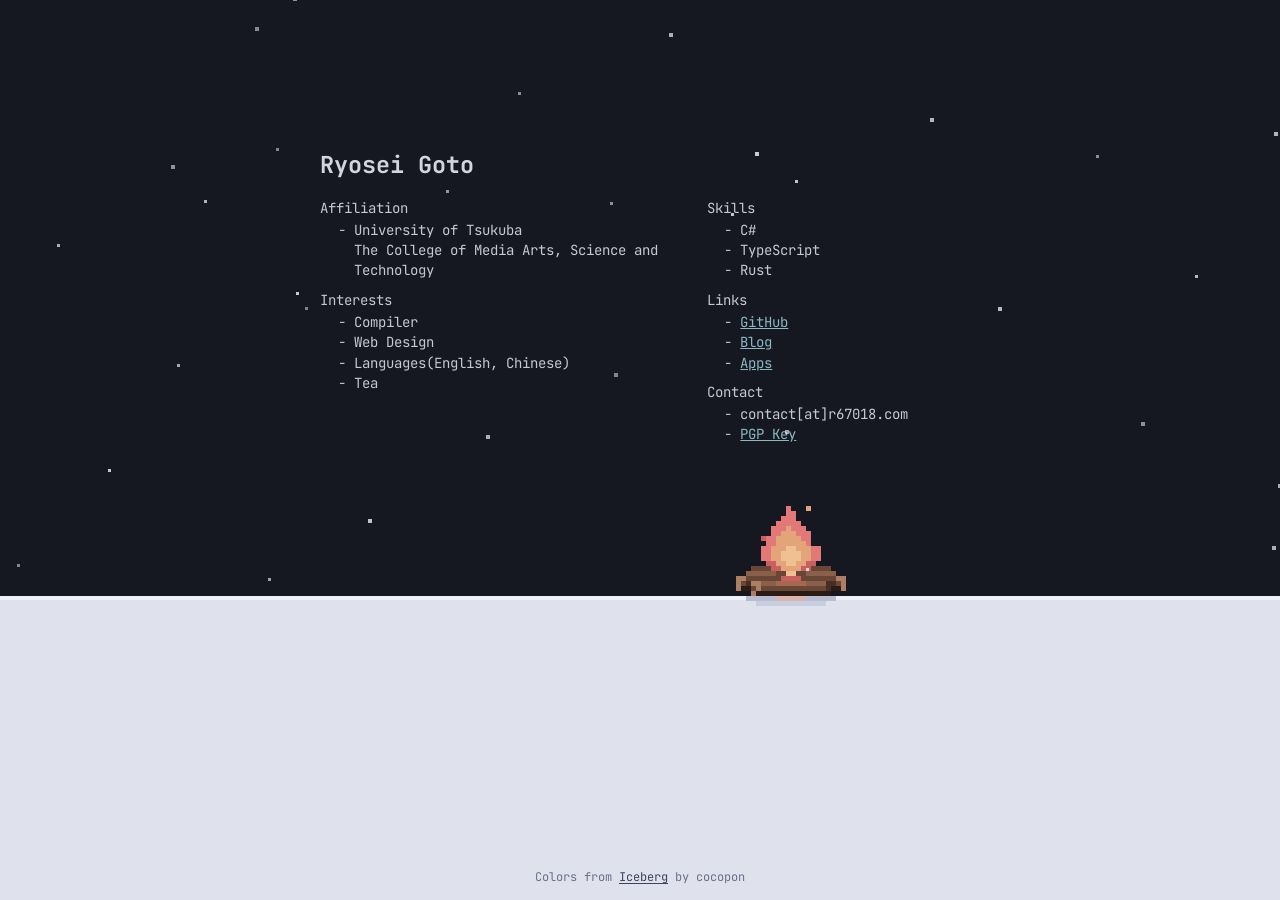
<file: index.html>
<!DOCTYPE html>
<html lang="ja">
<head>
  <!-- Google tag (gtag.js) -->
  <script async src="https://www.googletagmanager.com/gtag/js?id=G-HGQV18W8NC"></script>
  <script>
    window.dataLayer = window.dataLayer || [];
    function gtag(){dataLayer.push(arguments);}
    gtag('js', new Date());

    gtag('config', 'G-HGQV18W8NC');
  </script>

  <meta charset="UTF-8">
  <meta name="viewport" content="width=device-width, initial-scale=1.0">
  <title>Ryosei Goto</title>

  <link rel="preconnect" href="https://fonts.googleapis.com">
  <link rel="preconnect" href="https://fonts.gstatic.com" crossorigin>
  <link href="https://fonts.googleapis.com/css2?family=JetBrains+Mono:ital,wght@0,100..800;1,100..800&display=swap" rel="stylesheet">
  <link rel="stylesheet" href="./assets/css/iceberg.css">

  <style>
    :root {
      /* 黄金比グリッド分割位置 */
      --phi-1: 38.1966%;
      --phi-2: 61.8034%;

      /* 通常文字サイズ（写真サイズ4倍の基準） */
      --text-size: clamp(0.875rem, 1.05vw, 1rem);

      /* 暗い夜空領域の高さ（フォールバック） */
      --sky-height: calc(61.8034vh + 40px);

      /* 薪（Icebergに調和させた茶色系ドット色） */
      --wood-outline: #2a1b15;
      --wood-dark: #462e23;
      --wood-mid: #694736;
      --wood-light: #8a604a;
      --wood-cut: #ad7e63;

      /* 雪面・炎のドット色 */
      --ground-top: #eef0f7;
      --ground-fill: #dfe2ec;
      --ground-shadow: #b8bdd0;
      --flame-red-deep: #c95f5f;
      --flame-core: #efc092;
    }

    @supports (height: 100dvh) {
      :root {
        --sky-height: calc(61.8034dvh + 40px);
      }
    }

    html, body, * {
      box-sizing: border-box;
    }

    body {
      margin: 0;
      min-height: 100vh;
      min-height: 100dvh;
      background-color: var(--bg);
      color: var(--text);
      font-family: "JetBrains Mono", monospace;
      overflow-x: hidden;
    }

    a {
      color: var(--accent);
    }

    ::selection {
      background-color: var(--text);
      color: var(--bg);
    }

    /* 一直線に平らな白い地面（焚き火と同じ % 基準） */
    .snow-ground {
      position: fixed;
      left: 0;
      right: 0;
      bottom: 0;
      top: calc(var(--phi-2) + 40px);
      background-color: var(--ground-fill);
      border-top: 4px solid var(--ground-top);
      pointer-events: none;
      z-index: 0;
    }

    /* 黄金比グリッド右下交点（61.8034%, 61.8034%）に配置したドット絵の焚き火 */
    .campfire-container {
      position: fixed;
      left: var(--phi-2);
      top: var(--phi-2);
      width: 160px;
      height: 160px;
      transform: translate(-50%, -50%);
      pointer-events: none;
      z-index: 1;
    }

    .campfire-svg {
      display: block;
      width: 100%;
      height: 100%;
      image-rendering: pixelated;
      image-rendering: crisp-edges;
    }

    /* パチパチと控えめに切り替わる3コマアニメーション（2 FPS） */
    .flame-frame-1 {
      opacity: 1;
      animation: flame-f1 1.5s steps(1, end) infinite;
    }

    .flame-frame-2 {
      opacity: 0;
      animation: flame-f2 1.5s steps(1, end) infinite;
    }

    .flame-frame-3 {
      opacity: 0;
      animation: flame-f3 1.5s steps(1, end) infinite;
    }

    @keyframes flame-f1 {
      0% { opacity: 1; }
      33.333% { opacity: 0; }
      100% { opacity: 0; }
    }

    @keyframes flame-f2 {
      0% { opacity: 0; }
      33.333% { opacity: 1; }
      66.666% { opacity: 0; }
      100% { opacity: 0; }
    }

    @keyframes flame-f3 {
      0% { opacity: 0; }
      66.666% { opacity: 1; }
      100% { opacity: 0; }
    }

    /* 黒い背景領域の中央配置（水平・垂直） */
    .profile-wrapper {
      position: relative;
      z-index: 2;
      min-height: var(--sky-height);
      width: 100%;
      display: flex;
      align-items: center;
      justify-content: center;
      padding: 32px clamp(24px, 4vw, 48px);
      box-sizing: border-box;
    }

    .profile-text {
      width: min(640px, 100%);
      max-width: 100%;
      font-size: var(--text-size);
      line-height: 1.45;
    }

    .profile-columns {
      display: grid;
      grid-template-columns: minmax(0, 1.35fr) minmax(0, 1fr);
      column-gap: clamp(24px, 3.5vw, 48px);
      align-items: start;
    }

    .profile-col-left > div:last-child ul,
    .profile-col-right > div:last-child ul {
      margin-bottom: 0;
    }

    .bio-flip {
      position: fixed;
      top: clamp(24px, 4vh, 40px);
      right: clamp(24px, 4vw, 48px);
      z-index: 2;
      width: calc(var(--text-size) * 4);
      height: calc(var(--text-size) * 4);
      padding: 0;
      border: none;
      background: transparent;
      border-radius: 50%;
      cursor: pointer;
      perspective: 400px;
    }

    .bio-flip-inner {
      position: relative;
      display: block;
      width: 100%;
      height: 100%;
      transform-style: preserve-3d;
      transition: transform 0.45s cubic-bezier(0.4, 0, 0.2, 1);
    }

    .bio-flip.is-flipped .bio-flip-inner {
      transform: rotateY(180deg);
    }

    .bio-flip-face {
      position: absolute;
      inset: 0;
      border-radius: 50%;
      -webkit-backface-visibility: hidden;
      backface-visibility: hidden;
    }

    .bio-flip-front {
      background-color: var(--bg);
      transform: rotateY(0deg);
    }

    .bio-flip-back {
      transform: rotateY(180deg);
      overflow: hidden;
      border: 2px solid var(--text);
    }

    #bio-icon {
      width: 100%;
      height: 100%;
      object-fit: cover;
      display: block;
      border-radius: 50%;
    }

    #bio-name {
      margin: 0 0 clamp(14px, 2vh, 22px) 0;
      font-size: clamp(1.25rem, min(2vw, 2.6vh), 1.6rem);
      line-height: 1.2;
      color: var(--text-bright);
    }

    /* p と ul の余白を詰めてコンパクトに保つ */
    .profile-wrapper p {
      margin: 0 0 2px 0;
    }

    .profile-wrapper ul {
      margin: 2px 0 clamp(6px, 1vh, 10px) 0;
      padding-left: 2.1rem;
    }

    .profile-wrapper li {
      list-style-type: "- ";
    }

    .email-copy {
      appearance: none;
      background: none;
      border: none;
      padding: 0;
      margin: 0;
      color: inherit;
      font: inherit;
      line-height: inherit;
      text-decoration: none;
      cursor: pointer;
    }

    .email-copy:hover {
      color: inherit;
      text-decoration: none;
    }

    /* 画面最下部のカラーパレット出典 */
    .site-credit {
      position: fixed;
      left: 0;
      right: 0;
      bottom: max(14px, env(safe-area-inset-bottom));
      z-index: 2;
      padding: 0 16px;
      text-align: center;
      font-size: 0.75rem;
      line-height: 1.4;
      color: var(--iceberg-muted);
      pointer-events: none;
    }

    .site-credit a {
      color: var(--iceberg-line);
      text-decoration: underline;
      text-underline-offset: 2px;
      pointer-events: auto;
    }

    .site-credit a:hover {
      color: var(--bg);
    }

    /* スマホ用 */
    @media (max-width: 768px) {
      :root {
        --text-size: 0.875rem;
        --sky-height: calc(82vh + 30px);
      }

      @supports (height: 100dvh) {
        :root {
          --sky-height: calc(82dvh + 30px);
        }
      }

      .profile-wrapper {
        padding: 28px 24px 88px;
      }

      .profile-text {
        width: 100%;
      }

      .profile-columns {
        grid-template-columns: 1fr;
        row-gap: 4px;
      }

      .bio-flip {
        top: 20px;
        right: 20px;
      }

      #bio-name {
        text-align: left;
        margin: 0 0 14px 0;
        font-size: 1.38rem;
      }

      .campfire-container {
        left: var(--phi-2);
        top: 82%;
        width: 120px;
        height: 120px;
      }

      .snow-ground {
        top: calc(82% + 30px);
      }

      .site-credit {
        bottom: max(10px, env(safe-area-inset-bottom));
        font-size: 0.7rem;
      }
    }

    @media (prefers-reduced-motion: reduce) {
      .bio-flip-inner {
        transition: none;
      }

      .flame-frame-1 {
        animation: none;
        opacity: 1;
      }

      .flame-frame-2,
      .flame-frame-3 {
        animation: none;
        opacity: 0;
      }
    }
  </style>
</head>
<body>
  <!-- 一直線に平らな白い地面 -->
  <div class="snow-ground" aria-hidden="true"></div>

  <!-- 黄金比グリッド右下の交点に配置されたピクセルアートの焚き火 -->
  <div class="campfire-container" aria-hidden="true">
    <svg class="campfire-svg" viewBox="0 0 32 32" shape-rendering="crispEdges">
      <!-- 白い地面の上のドット影と僅かな照り返し（y=24..25） -->
      <rect x="7" y="24" width="18" height="1" fill="#b8bdd0" />
      <rect x="13" y="24" width="6" height="1" fill="#d9b5ae" />
      <rect x="9" y="25" width="14" height="1" fill="#c8cde0" />

      <!-- 奥の薪（左右後ろ） -->
      <rect x="8" y="18" width="4" height="1" fill="#694736" />
      <rect x="7" y="19" width="6" height="1" fill="#462e23" />
      <rect x="20" y="18" width="4" height="1" fill="#694736" />
      <rect x="19" y="19" width="6" height="1" fill="#462e23" />

      <!-- 炎（赤とオレンジの3コマ・ピクセルアニメーション） -->
      <g class="flame-frame-1">
        <!-- 外側・赤 -->
        <rect x="15" y="6" width="1" height="1" fill="#e27878" />
        <rect x="15" y="7" width="2" height="1" fill="#e27878" />
        <rect x="14" y="8" width="3" height="1" fill="#e27878" />
        <rect x="13" y="9" width="5" height="1" fill="#e27878" />
        <rect x="12" y="10" width="7" height="1" fill="#e27878" />
        <rect x="12" y="11" width="8" height="1" fill="#e27878" />
        <rect x="10" y="12" width="1" height="1" fill="#c95f5f" />
        <rect x="11" y="12" width="9" height="1" fill="#e27878" />
        <rect x="11" y="13" width="9" height="1" fill="#e27878" />
        <rect x="10" y="14" width="12" height="1" fill="#e27878" />
        <rect x="10" y="15" width="12" height="1" fill="#e27878" />
        <rect x="10" y="16" width="12" height="1" fill="#e27878" />
        <rect x="11" y="17" width="10" height="1" fill="#c95f5f" />
        <rect x="12" y="18" width="8" height="1" fill="#c95f5f" />
        <rect x="13" y="19" width="6" height="1" fill="#c95f5f" />
        <!-- 内側・オレンジ -->
        <rect x="15" y="10" width="1" height="1" fill="#e2a478" />
        <rect x="14" y="11" width="3" height="1" fill="#e2a478" />
        <rect x="13" y="12" width="5" height="1" fill="#e2a478" />
        <rect x="13" y="13" width="6" height="1" fill="#e2a478" />
        <rect x="12" y="14" width="8" height="1" fill="#e2a478" />
        <rect x="12" y="15" width="8" height="1" fill="#e2a478" />
        <rect x="12" y="16" width="8" height="1" fill="#e2a478" />
        <rect x="13" y="17" width="6" height="1" fill="#e2a478" />
        <rect x="14" y="18" width="4" height="1" fill="#e2a478" />
        <!-- 中心・明オレンジ -->
        <rect x="15" y="14" width="2" height="1" fill="#efc092" />
        <rect x="14" y="15" width="4" height="2" fill="#efc092" />
        <rect x="15" y="17" width="2" height="1" fill="#efc092" />
        <!-- 控えめな火の粉ドット -->
        <rect x="19" y="6" width="1" height="1" fill="#e2a478" />
      </g>

      <g class="flame-frame-2">
        <!-- 外側・赤 -->
        <rect x="16" y="5" width="1" height="1" fill="#e27878" />
        <rect x="15" y="6" width="2" height="1" fill="#e27878" />
        <rect x="15" y="7" width="3" height="1" fill="#e27878" />
        <rect x="14" y="8" width="4" height="1" fill="#e27878" />
        <rect x="13" y="9" width="6" height="1" fill="#e27878" />
        <rect x="11" y="10" width="1" height="1" fill="#c95f5f" />
        <rect x="13" y="10" width="7" height="1" fill="#e27878" />
        <rect x="11" y="11" width="9" height="1" fill="#e27878" />
        <rect x="11" y="12" width="9" height="1" fill="#e27878" />
        <rect x="11" y="13" width="10" height="1" fill="#e27878" />
        <rect x="10" y="14" width="12" height="1" fill="#e27878" />
        <rect x="10" y="15" width="12" height="1" fill="#e27878" />
        <rect x="10" y="16" width="12" height="1" fill="#e27878" />
        <rect x="11" y="17" width="10" height="1" fill="#c95f5f" />
        <rect x="12" y="18" width="8" height="1" fill="#c95f5f" />
        <rect x="13" y="19" width="6" height="1" fill="#c95f5f" />
        <!-- 内側・オレンジ -->
        <rect x="15" y="9" width="1" height="1" fill="#e2a478" />
        <rect x="15" y="10" width="2" height="1" fill="#e2a478" />
        <rect x="14" y="11" width="4" height="1" fill="#e2a478" />
        <rect x="13" y="12" width="6" height="2" fill="#e2a478" />
        <rect x="12" y="14" width="8" height="3" fill="#e2a478" />
        <rect x="13" y="17" width="6" height="1" fill="#e2a478" />
        <rect x="14" y="18" width="4" height="1" fill="#e2a478" />
        <!-- 中心・明オレンジ -->
        <rect x="15" y="13" width="1" height="1" fill="#efc092" />
        <rect x="14" y="14" width="3" height="1" fill="#efc092" />
        <rect x="14" y="15" width="4" height="2" fill="#efc092" />
        <rect x="15" y="17" width="2" height="1" fill="#efc092" />
        <!-- 控えめな火の粉ドット -->
        <rect x="12" y="6" width="1" height="1" fill="#e27878" />
        <rect x="20" y="4" width="1" height="1" fill="#e2a478" />
      </g>

      <g class="flame-frame-3">
        <!-- 外側・赤 -->
        <rect x="14" y="6" width="1" height="1" fill="#e27878" />
        <rect x="14" y="7" width="2" height="1" fill="#e27878" />
        <rect x="13" y="8" width="4" height="1" fill="#e27878" />
        <rect x="13" y="9" width="5" height="1" fill="#e27878" />
        <rect x="12" y="10" width="7" height="1" fill="#e27878" />
        <rect x="20" y="10" width="1" height="1" fill="#c95f5f" />
        <rect x="11" y="11" width="10" height="1" fill="#e27878" />
        <rect x="11" y="12" width="9" height="1" fill="#e27878" />
        <rect x="10" y="13" width="11" height="1" fill="#e27878" />
        <rect x="10" y="14" width="12" height="1" fill="#e27878" />
        <rect x="10" y="15" width="12" height="1" fill="#e27878" />
        <rect x="10" y="16" width="12" height="1" fill="#e27878" />
        <rect x="11" y="17" width="10" height="1" fill="#c95f5f" />
        <rect x="12" y="18" width="8" height="1" fill="#c95f5f" />
        <rect x="13" y="19" width="6" height="1" fill="#c95f5f" />
        <!-- 内側・オレンジ -->
        <rect x="14" y="10" width="2" height="1" fill="#e2a478" />
        <rect x="13" y="11" width="4" height="1" fill="#e2a478" />
        <rect x="13" y="12" width="5" height="1" fill="#e2a478" />
        <rect x="12" y="13" width="7" height="1" fill="#e2a478" />
        <rect x="12" y="14" width="8" height="3" fill="#e2a478" />
        <rect x="13" y="17" width="6" height="1" fill="#e2a478" />
        <rect x="14" y="18" width="4" height="1" fill="#e2a478" />
        <!-- 中心・明オレンジ -->
        <rect x="14" y="14" width="3" height="1" fill="#efc092" />
        <rect x="14" y="15" width="4" height="2" fill="#efc092" />
        <rect x="15" y="17" width="2" height="1" fill="#efc092" />
        <!-- 控えめな火の粉ドット -->
        <rect x="21" y="7" width="1" height="1" fill="#e2a478" />
      </g>

      <!-- 薪の間の熾火（おきび）ドット -->
      <rect x="14" y="19" width="1" height="1" fill="#e2a478" />
      <rect x="15" y="19" width="2" height="1" fill="#efc092" />
      <rect x="17" y="19" width="1" height="1" fill="#e27878" />

      <!-- 左斜めの太い薪 -->
      <rect x="5" y="20" width="2" height="3" fill="#ad7e63" />
      <rect x="6" y="21" width="1" height="1" fill="#694736" />
      <rect x="7" y="19" width="6" height="1" fill="#8a604a" />
      <rect x="13" y="19" width="2" height="1" fill="#694736" />
      <rect x="7" y="20" width="7" height="1" fill="#694736" />
      <rect x="14" y="20" width="2" height="1" fill="#c95f5f" />
      <rect x="7" y="21" width="7" height="1" fill="#462e23" />
      <rect x="6" y="22" width="5" height="1" fill="#2a1b15" />

      <!-- 右斜めの太い薪（中央で重なる） -->
      <rect x="25" y="20" width="2" height="3" fill="#ad7e63" />
      <rect x="25" y="21" width="1" height="1" fill="#694736" />
      <rect x="19" y="19" width="6" height="1" fill="#8a604a" />
      <rect x="17" y="19" width="2" height="1" fill="#694736" />
      <rect x="18" y="20" width="7" height="1" fill="#694736" />
      <rect x="16" y="20" width="2" height="1" fill="#c95f5f" />
      <rect x="18" y="21" width="7" height="1" fill="#462e23" />
      <rect x="21" y="22" width="5" height="1" fill="#2a1b15" />

      <!-- 手前中央の横たわる太い薪（地面に接地） -->
      <rect x="8" y="21" width="2" height="3" fill="#ad7e63" />
      <rect x="8" y="22" width="1" height="1" fill="#694736" />
      <rect x="10" y="21" width="13" height="1" fill="#8a604a" />
      <rect x="13" y="21" width="6" height="1" fill="#a6684f" />
      <rect x="10" y="22" width="14" height="1" fill="#694736" />
      <rect x="9" y="23" width="15" height="1" fill="#2a1b15" />
      <rect x="23" y="21" width="1" height="2" fill="#462e23" />
    </svg>
  </div>

  <!-- 水平中央配置の自己紹介 -->
  <div class="profile-wrapper">
    <div class="profile-text">
      <h1 id="bio-name">Ryosei Goto</h1>
      <div class="profile-columns">
        <div class="profile-col-left">
          <div>
            <p>Affiliation</p>
            <ul>
              <li>University of Tsukuba</li>
              The College of Media Arts, Science and Technology
            </ul>
          </div>
          <div id="bio-description">
            <p>Interests</p>
            <ul>
              <li>Compiler</li>
              <li>Web Design</li>
              <li>Languages(English, Chinese)</li>
              <li>Tea</li>
            </ul>
          </div>
        </div>
        <div class="profile-col-right">
          <div>
            <p>Skills</p>
            <ul>
              <li>C#</li>
              <li>TypeScript</li>
              <li>Rust</li>
            </ul>
          </div>
          <div>
            <p>Links</p>
            <ul>
              <li><a href="https://github.com/r67018">GitHub</a></li>
              <li><a href="https://blog.r67018.com">Blog</a></li>
              <li><a href="./apps/">Apps</a></li>
            </ul>
          </div>
          <div>
            <p>Contact</p>
            <ul>
              <li id="x"></li>
              <li><a href="./pgp/">PGP Key</a></li>
            </ul>
          </div>
        </div>
      </div>
    </div>
  </div>

  <!-- 画面右上のフリップ式プロフィール写真 -->
  <button
    type="button"
    class="bio-flip"
    id="bio-flip"
    aria-pressed="false"
    aria-label="Toggle profile photo"
  >
    <span class="bio-flip-inner">
      <span class="bio-flip-face bio-flip-front" aria-hidden="true"></span>
      <span class="bio-flip-face bio-flip-back">
        <img id="bio-icon" src="./assets/images/bio-photo.jpg" alt="Ryosei Goto">
      </span>
    </span>
  </button>

  <footer class="site-credit">
    Colors from <a href="https://cocopon.me/works/iceberg/">Iceberg</a> by cocopon
  </footer>

  <script>
    const bioFlip = document.getElementById("bio-flip");
    bioFlip.addEventListener("click", () => {
      const flipped = bioFlip.classList.toggle("is-flipped");
      bioFlip.setAttribute("aria-pressed", String(flipped));
    });

    const user = "contact";
    const domain = "r67018.com";
    const displayEmail = `${user}[at]${domain}`;
    const actualEmail = `${user}@${domain}`;

    const emailItem = document.getElementById("x");
    const emailBtn = document.createElement("button");
    emailBtn.type = "button";
    emailBtn.className = "email-copy";
    emailBtn.setAttribute("aria-label", "Copy email address");
    emailBtn.textContent = displayEmail;
    emailItem.appendChild(emailBtn);

    let emailResetTimer = null;

    function fallbackCopyEmail(text) {
      const textarea = document.createElement("textarea");
      textarea.value = text;
      textarea.setAttribute("readonly", "");
      textarea.style.position = "fixed";
      textarea.style.opacity = "0";
      document.body.appendChild(textarea);
      textarea.select();
      const ok = document.execCommand("copy");
      document.body.removeChild(textarea);
      if (!ok) {
        throw new Error("Copy command failed");
      }
    }

    function showEmailCopied() {
      emailBtn.textContent = "Copied!";
      clearTimeout(emailResetTimer);
      emailResetTimer = setTimeout(() => {
        emailBtn.textContent = displayEmail;
      }, 1500);
    }

    emailBtn.addEventListener("click", async () => {
      try {
        if (navigator.clipboard && window.isSecureContext) {
          await navigator.clipboard.writeText(actualEmail);
        } else {
          fallbackCopyEmail(actualEmail);
        }
        showEmailCopied();
      } catch {
        try {
          fallbackCopyEmail(actualEmail);
          showEmailCopied();
        } catch {
          // 失敗時は表示を変えない
        }
      }
    });
  </script>
  <script src="./assets/js/snow.js" defer></script>
</body>
</html>
</file>
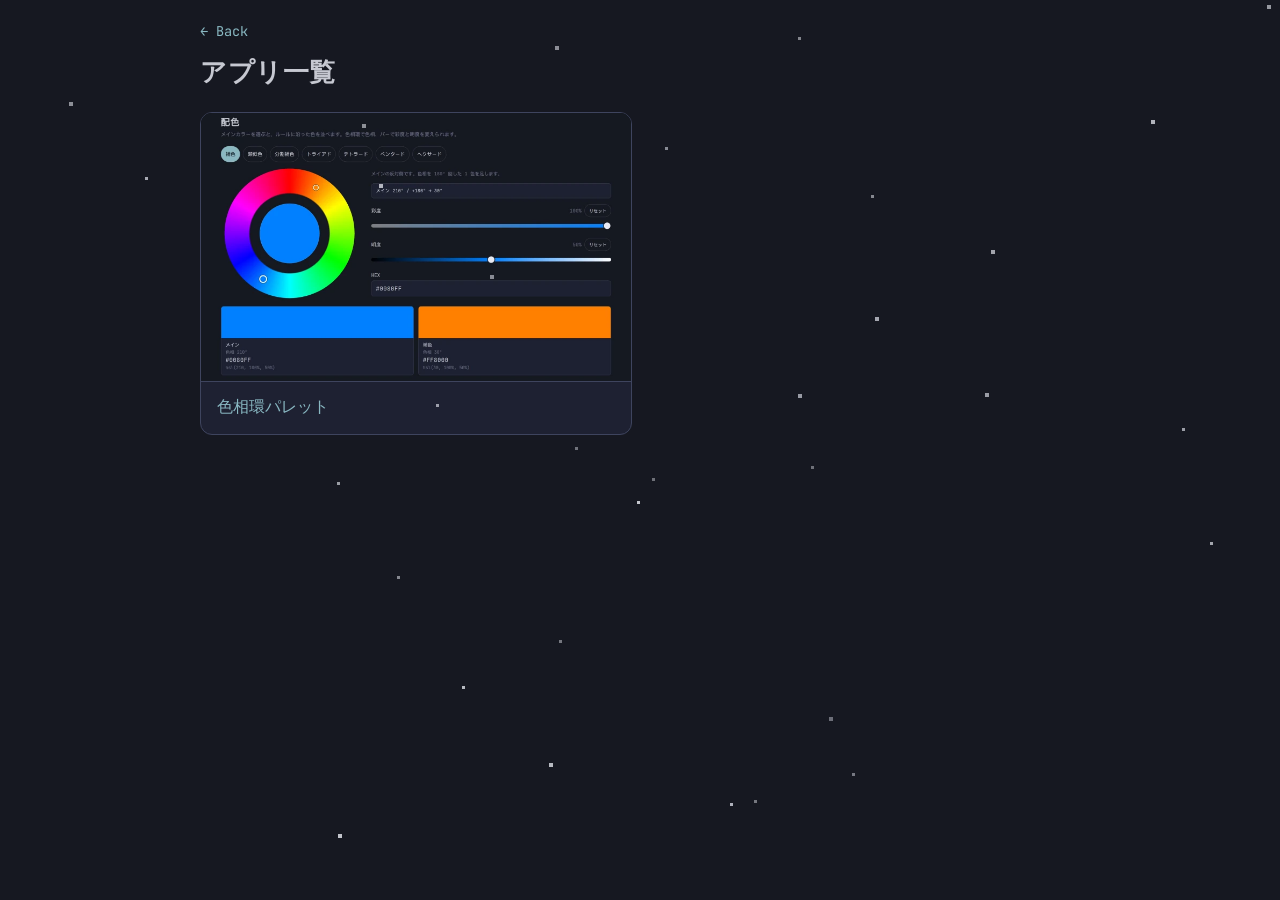
<file: apps/index.html>
<!DOCTYPE html>
<html lang="ja">
<head>
  <!-- Google tag (gtag.js) -->
  <script async src="https://www.googletagmanager.com/gtag/js?id=G-HGQV18W8NC"></script>
  <script>
    window.dataLayer = window.dataLayer || [];
    function gtag(){dataLayer.push(arguments);}
    gtag('js', new Date());
    gtag('config', 'G-HGQV18W8NC');
  </script>

  <meta charset="UTF-8">
  <meta name="viewport" content="width=device-width, initial-scale=1.0">
  <title>アプリ一覧 | Ryosei Goto</title>
  <meta name="description" content="アプリ一覧です。">

  <link rel="preconnect" href="https://fonts.googleapis.com">
  <link rel="preconnect" href="https://fonts.gstatic.com" crossorigin>
  <link href="https://fonts.googleapis.com/css2?family=JetBrains+Mono:ital,wght@0,100..800;1,100..800&display=swap" rel="stylesheet">
  <link rel="stylesheet" href="../assets/css/iceberg.css">

  <style>
    * {
      box-sizing: border-box;
    }

    html,
    body {
      margin: 0;
      background: var(--bg);
      color: var(--text);
      font-family: "JetBrains Mono", ui-monospace, SFMono-Regular, Menlo, Consolas, monospace;
    }

    body {
      min-height: 100vh;
      padding:
        max(20px, env(safe-area-inset-top))
        max(20px, env(safe-area-inset-right))
        max(28px, env(safe-area-inset-bottom))
        max(20px, env(safe-area-inset-left));
    }

    ::selection {
      background: var(--text);
      color: var(--bg);
    }

    .page {
      max-width: 880px;
      margin: 0 auto;
    }

    .home {
      color: var(--accent);
      font-size: 0.85rem;
      text-decoration: none;
    }

    .home:hover {
      text-decoration: underline;
    }

    h1 {
      margin: 14px 0 22px;
      font-size: 1.6rem;
      font-weight: 600;
      letter-spacing: 0.02em;
    }

    .apps {
      list-style: none;
      margin: 0;
      padding: 0;
      display: grid;
      grid-template-columns: 1fr;
      gap: 16px;
    }

    .apps a {
      display: flex;
      flex-direction: column;
      height: 100%;
      border: 1px solid var(--line);
      border-radius: 12px;
      background: var(--panel);
      color: inherit;
      text-decoration: none;
      overflow: hidden;
    }

    .apps a:hover {
      border-color: var(--accent);
    }

    .apps a:focus-visible {
      outline: 2px solid var(--accent);
      outline-offset: 2px;
    }

    .apps > li {
      min-width: 0;
    }

    .thumb {
      position: relative;
      display: grid;
      place-items: center;
      aspect-ratio: 16 / 10;
      overflow: hidden;
      background: var(--bg-alt);
      border-bottom: 1px solid var(--line);
      color: var(--muted);
      font-size: 0.75rem;
    }

    .thumb:not(:has(img))::before {
      content: "サムネイル";
    }

    .thumb img {
      position: absolute;
      inset: 0;
      width: 100%;
      height: 100%;
      object-fit: cover;
    }

    .text {
      padding: 14px 16px 16px;
    }

    .name {
      display: block;
      color: var(--accent);
      font-size: 1rem;
    }

    @media (min-width: 700px) {
      .apps {
        grid-template-columns: repeat(2, minmax(0, 1fr));
      }
    }

    @media (max-width: 600px) {
      h1 {
        font-size: 1.35rem;
      }
    }
  </style>
</head>
<body>
  <div class="page">
    <a class="home" href="../">← Back</a>
    <h1>アプリ一覧</h1>

    <!-- 足し方は apps/README.md -->
    <ul class="apps">
      <li>
        <a href="./color/">
          <span class="thumb">
            <img src="./color/thumbnail.webp" alt="色相環パレットの画面" width="800" height="500" loading="lazy" decoding="async">
          </span>
          <span class="text">
            <span class="name">色相環パレット</span>
          </span>
        </a>
      </li>
    </ul>
  </div>
  <script src="../assets/js/snow.js" defer></script>
</body>
</html>
</file>
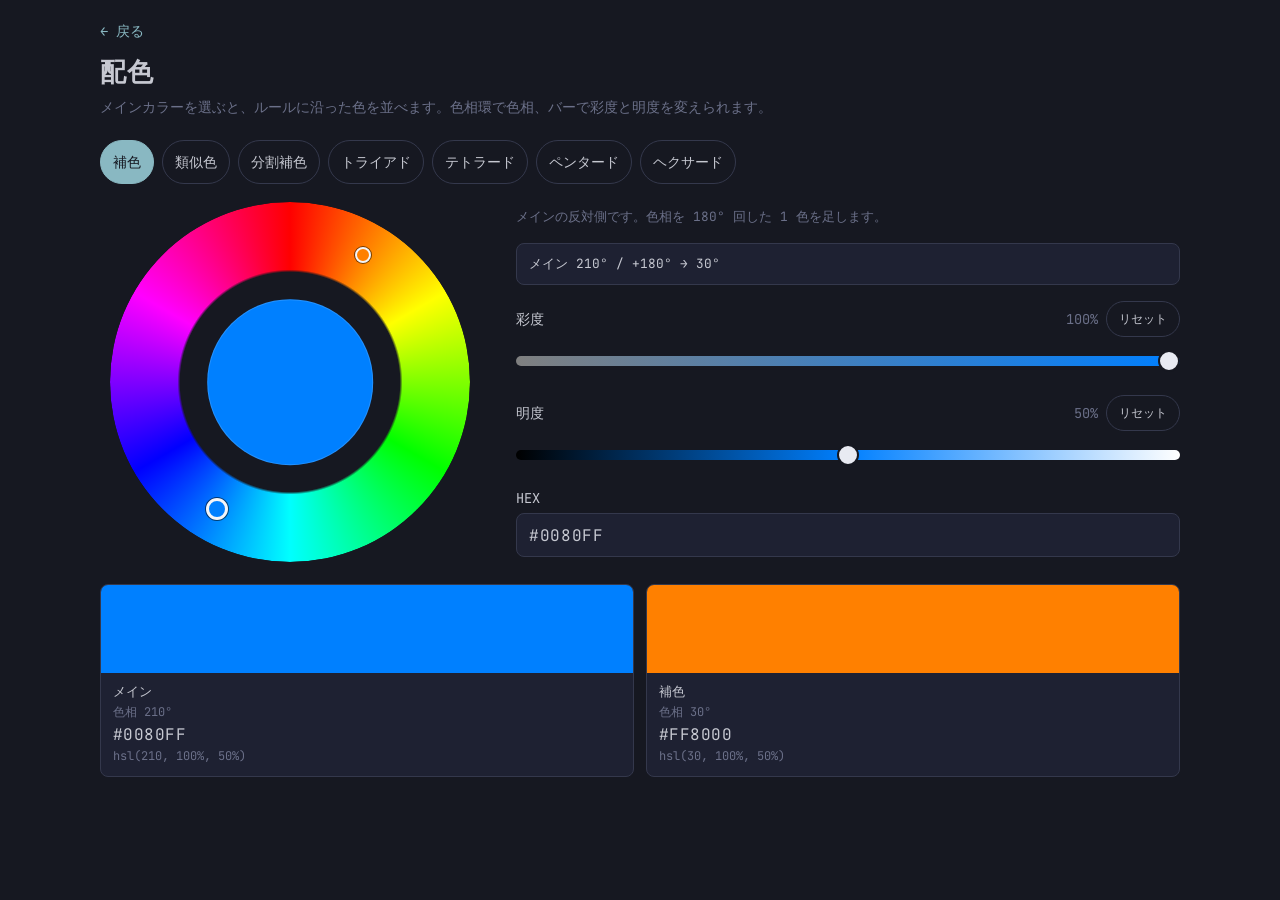
<file: color/index.html>
<!DOCTYPE html>
<html lang="ja">
<head>
  <!-- Google tag (gtag.js) -->
  <script async src="https://www.googletagmanager.com/gtag/js?id=G-HGQV18W8NC"></script>
  <script>
    window.dataLayer = window.dataLayer || [];
    function gtag(){dataLayer.push(arguments);}
    gtag('js', new Date());
    gtag('config', 'G-HGQV18W8NC');
  </script>

  <meta charset="UTF-8">
  <meta name="viewport" content="width=device-width, initial-scale=1.0">
  <title>配色 | Ryosei Goto</title>
  <meta name="description" content="メインカラーから補色、類似色、分割補色、トライアド、テトラードの配色を作るツールです。">

  <link rel="preconnect" href="https://fonts.googleapis.com">
  <link rel="preconnect" href="https://fonts.gstatic.com" crossorigin>
  <link href="https://fonts.googleapis.com/css2?family=JetBrains+Mono:ital,wght@0,100..800;1,100..800&display=swap" rel="stylesheet">
  <link rel="stylesheet" href="./style.css">
</head>
<body>
  <div class="page">
    <a class="home" href="../">← 戻る</a>
    <h1>配色</h1>
    <p class="lead">メインカラーを選ぶと、ルールに沿った色を並べます。色相環で色相、バーで彩度と明度を変えられます。</p>

    <div id="schemes" class="schemes" role="radiogroup" aria-label="配色の種類">
      <button type="button" role="radio" data-scheme="complementary" aria-checked="true">補色</button>
      <button type="button" role="radio" data-scheme="analogous" aria-checked="false">類似色</button>
      <button type="button" role="radio" data-scheme="split" aria-checked="false">分割補色</button>
      <button type="button" role="radio" data-scheme="triad" aria-checked="false">トライアド</button>
      <button type="button" role="radio" data-scheme="tetrad" aria-checked="false">テトラード</button>
      <button type="button" role="radio" data-scheme="pentad" aria-checked="false">ペンタード</button>
      <button type="button" role="radio" data-scheme="hexad" aria-checked="false">ヘクサード</button>
    </div>

    <div class="layout">
      <div class="wheel-col">
        <div
          id="wheel"
          class="wheel"
          role="slider"
          tabindex="0"
          aria-label="色相"
          aria-valuemin="0"
          aria-valuemax="360"
          aria-valuenow="210"
        >
          <div class="ring"></div>
          <div id="hub" class="hub"></div>
          <div id="markers" class="markers"></div>
        </div>
      </div>

      <div class="controls">
        <p id="scheme-note" class="note"></p>
        <p id="angle-readout" class="readout"></p>

        <div class="slider">
          <div class="slider-label">
            <label for="sat">彩度</label>
            <span class="slider-meta">
              <span id="sat-val">100%</span>
              <button type="button" id="sat-reset">リセット</button>
            </span>
          </div>
          <input id="sat" type="range" min="0" max="100" step="1" value="100" aria-label="彩度">
        </div>

        <div class="slider">
          <div class="slider-label">
            <label for="lit">明度</label>
            <span class="slider-meta">
              <span id="lit-val">50%</span>
              <button type="button" id="lit-reset">リセット</button>
            </span>
          </div>
          <input id="lit" type="range" min="0" max="100" step="1" value="50" aria-label="明度">
        </div>

        <label class="hex-field" for="hex">
          HEX
          <input id="hex" type="text" inputmode="text" spellcheck="false" autocomplete="off" autocapitalize="off" autocorrect="off" maxlength="7" value="#0080FF">
        </label>
      </div>
    </div>

    <div class="swatch-frame">
      <ul id="swatches" class="swatches"></ul>
    </div>
  </div>

  <div id="toast" class="toast" role="status" aria-live="polite"></div>

  <script src="./color-math.js"></script>
  <script src="./app.js"></script>
</body>
</html>
</file>
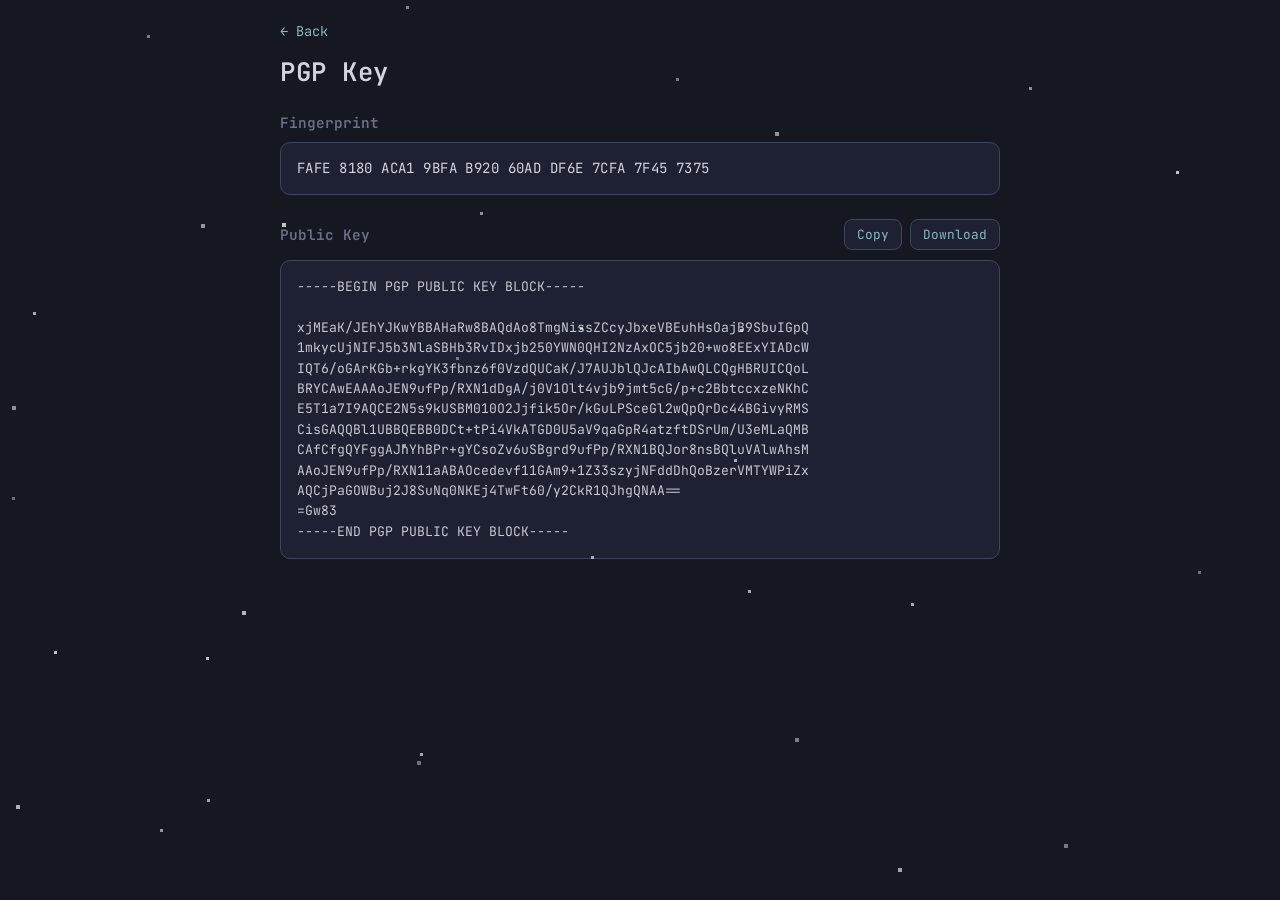
<file: pgp/index.html>
<!DOCTYPE html>
<html lang="ja">
<head>
  <!-- Google tag (gtag.js) -->
  <script async src="https://www.googletagmanager.com/gtag/js?id=G-HGQV18W8NC"></script>
  <script>
    window.dataLayer = window.dataLayer || [];
    function gtag(){dataLayer.push(arguments);}
    gtag('js', new Date());
    gtag('config', 'G-HGQV18W8NC');
  </script>

  <meta charset="UTF-8">
  <meta name="viewport" content="width=device-width, initial-scale=1.0">
  <title>PGP Key | Ryosei Goto</title>
  <meta name="description" content="Ryosei Goto の PGP 公開鍵とフィンガープリントです。">

  <link rel="preconnect" href="https://fonts.googleapis.com">
  <link rel="preconnect" href="https://fonts.gstatic.com" crossorigin>
  <link href="https://fonts.googleapis.com/css2?family=JetBrains+Mono:ital,wght@0,100..800;1,100..800&display=swap" rel="stylesheet">
  <link rel="stylesheet" href="../assets/css/iceberg.css">

  <style>
    * {
      box-sizing: border-box;
    }

    html,
    body {
      margin: 0;
      background: var(--bg);
      color: var(--text);
      font-family: "JetBrains Mono", ui-monospace, SFMono-Regular, Menlo, Consolas, monospace;
    }

    body {
      min-height: 100vh;
      padding:
        max(20px, env(safe-area-inset-top))
        max(20px, env(safe-area-inset-right))
        max(28px, env(safe-area-inset-bottom))
        max(20px, env(safe-area-inset-left));
    }

    ::selection {
      background: var(--text);
      color: var(--bg);
    }

    .page {
      max-width: 720px;
      margin: 0 auto;
    }

    .home {
      color: var(--accent);
      font-size: 0.85rem;
      text-decoration: none;
    }

    .home:hover {
      text-decoration: underline;
    }

    h1 {
      margin: 14px 0 24px;
      font-size: 1.6rem;
      font-weight: 600;
      letter-spacing: 0.02em;
      color: var(--text-bright);
    }

    .section {
      margin-bottom: 24px;
    }

    .section-header {
      display: flex;
      align-items: center;
      justify-content: space-between;
      flex-wrap: wrap;
      gap: 10px;
      margin-bottom: 10px;
    }

    h2 {
      margin: 0 0 10px;
      font-size: 0.9rem;
      font-weight: 600;
      color: var(--muted);
    }

    .section-header h2 {
      margin: 0;
    }

    .actions {
      display: flex;
      align-items: center;
      flex-wrap: wrap;
      gap: 8px;
    }

    .btn {
      display: inline-flex;
      align-items: center;
      justify-content: center;
      padding: 6px 12px;
      border: 1px solid var(--line);
      border-radius: 8px;
      background: var(--panel);
      color: var(--accent);
      font-family: inherit;
      font-size: 0.8rem;
      line-height: 1.4;
      text-decoration: none;
      cursor: pointer;
      transition: border-color 0.15s ease, color 0.15s ease;
    }

    .btn:hover {
      border-color: var(--accent);
    }

    .btn:focus-visible {
      outline: 2px solid var(--accent);
      outline-offset: 2px;
    }

    .btn.is-copied {
      border-color: var(--iceberg-green);
      color: var(--iceberg-green);
    }

    .fingerprint {
      padding: 14px 16px;
      border: 1px solid var(--line);
      border-radius: 10px;
      background: var(--panel);
      color: var(--text-bright);
      font-size: 0.88rem;
      line-height: 1.6;
      letter-spacing: 0.03em;
      word-break: break-word;
      user-select: all;
    }

    .key-block {
      margin: 0;
      padding: 16px;
      border: 1px solid var(--line);
      border-radius: 10px;
      background: var(--panel);
      color: var(--text);
      font-family: inherit;
      font-size: 0.82rem;
      line-height: 1.55;
      overflow-x: auto;
    }

    .key-block code {
      font-family: inherit;
      white-space: pre;
    }

    @media (max-width: 600px) {
      h1 {
        font-size: 1.35rem;
      }

      .fingerprint {
        font-size: 0.8rem;
        padding: 12px 14px;
      }

      .key-block {
        font-size: 0.74rem;
        padding: 14px;
      }
    }
  </style>
</head>
<body>
  <div class="page">
    <a class="home" href="../">← Back</a>
    <h1>PGP Key</h1>

    <section class="section">
      <h2>Fingerprint</h2>
      <div class="fingerprint">FAFE 8180 ACA1 9BFA B920 60AD DF6E 7CFA 7F45 7375</div>
    </section>

    <section class="section">
      <div class="section-header">
        <h2>Public Key</h2>
        <div class="actions">
          <button type="button" class="btn" id="copy-key-btn">Copy</button>
          <a class="btn" href="./publickey.asc" download="ryosei-goto-pgp.asc">Download</a>
        </div>
      </div>
      <pre class="key-block"><code id="pgp-key">-----BEGIN PGP PUBLIC KEY BLOCK-----

xjMEaK/JEhYJKwYBBAHaRw8BAQdAo8TmgNissZCcyJbxeVBEuhHsOajB9SbuIGpQ
1mkycUjNIFJ5b3NlaSBHb3RvIDxjb250YWN0QHI2NzAxOC5jb20+wo8EExYIADcW
IQT6/oGArKGb+rkgYK3fbnz6f0VzdQUCaK/J7AUJblQJcAIbAwQLCQgHBRUICQoL
BRYCAwEAAAoJEN9ufPp/RXN1dDgA/j0V1Olt4vjb9jmt5cG/p+c2BbtccxzeNKhC
E5T1a7I9AQCE2N5s9kUSBM010O2Jjfik5Or/kGuLPSceGl2wQpQrDc44BGivyRMS
CisGAQQBl1UBBQEBB0DCt+tPi4VkATGD0U5aV9qaGpR4atzftDSrUm/U3eMLaQMB
CAfCfgQYFggAJhYhBPr+gYCsoZv6uSBgrd9ufPp/RXN1BQJor8nsBQluVAlwAhsM
AAoJEN9ufPp/RXN11aABAOcedevf11GAm9+1Z33szyjNFddDhQoBzerVMTYWPiZx
AQCjPaGOWBuj2J8SuNq0NKEj4TwFt60/y2CkR1QJhgQNAA==
=Gw83
-----END PGP PUBLIC KEY BLOCK-----</code></pre>
    </section>
  </div>

  <script>
    const copyBtn = document.getElementById("copy-key-btn");
    const keyEl = document.getElementById("pgp-key");
    let resetTimer = null;

    function fallbackCopy(text) {
      const textarea = document.createElement("textarea");
      textarea.value = text;
      textarea.setAttribute("readonly", "");
      textarea.style.position = "fixed";
      textarea.style.opacity = "0";
      document.body.appendChild(textarea);
      textarea.select();
      const ok = document.execCommand("copy");
      document.body.removeChild(textarea);
      if (!ok) {
        throw new Error("Copy command failed");
      }
    }

    function showCopied() {
      copyBtn.textContent = "Copied!";
      copyBtn.classList.add("is-copied");
      clearTimeout(resetTimer);
      resetTimer = setTimeout(() => {
        copyBtn.textContent = "Copy";
        copyBtn.classList.remove("is-copied");
      }, 2000);
    }

    copyBtn.addEventListener("click", async () => {
      const text = keyEl.textContent + "\n";
      try {
        if (navigator.clipboard && window.isSecureContext) {
          await navigator.clipboard.writeText(text);
        } else {
          fallbackCopy(text);
        }
        showCopied();
      } catch {
        try {
          fallbackCopy(text);
          showCopied();
        } catch {
          copyBtn.textContent = "Failed";
          clearTimeout(resetTimer);
          resetTimer = setTimeout(() => {
            copyBtn.textContent = "Copy";
          }, 2000);
        }
      }
    });
  </script>
  <script src="../assets/js/snow.js" defer></script>
</body>
</html>
</file>
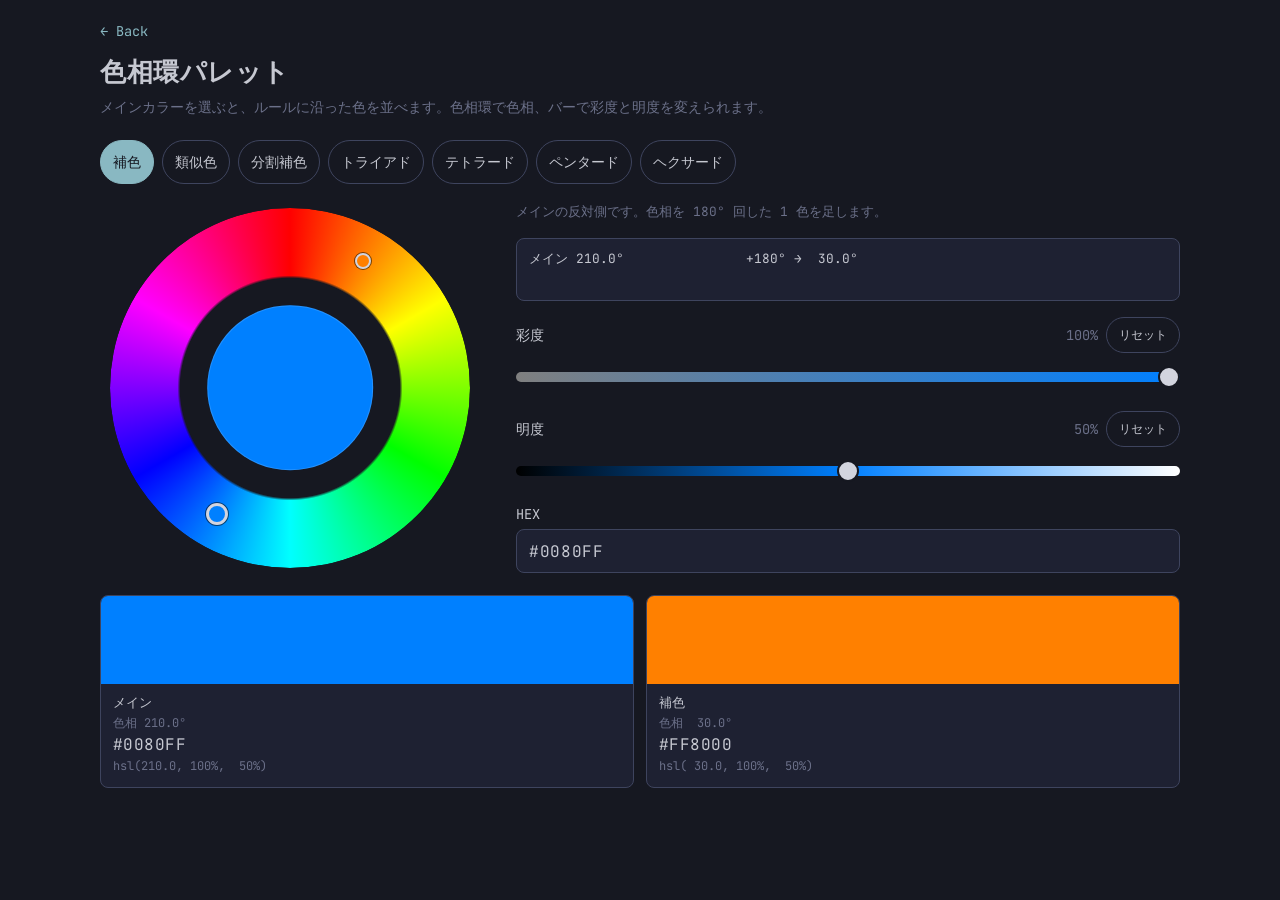
<file: apps/color/index.html>
<!DOCTYPE html>
<html lang="ja">
<head>
  <!-- Google tag (gtag.js) -->
  <script async src="https://www.googletagmanager.com/gtag/js?id=G-HGQV18W8NC"></script>
  <script>
    window.dataLayer = window.dataLayer || [];
    function gtag(){dataLayer.push(arguments);}
    gtag('js', new Date());
    gtag('config', 'G-HGQV18W8NC');
  </script>

  <meta charset="UTF-8">
  <meta name="viewport" content="width=device-width, initial-scale=1.0">
  <title>色相環パレット | Ryosei Goto</title>
  <meta name="description" content="メインカラーから補色、類似色、分割補色、トライアド、テトラードの配色を作るツールです。">

  <link rel="preconnect" href="https://fonts.googleapis.com">
  <link rel="preconnect" href="https://fonts.gstatic.com" crossorigin>
  <link href="https://fonts.googleapis.com/css2?family=JetBrains+Mono:ital,wght@0,100..800;1,100..800&display=swap" rel="stylesheet">
  <link rel="stylesheet" href="../../assets/css/iceberg.css">
  <link rel="stylesheet" href="./style.css">
</head>
<body>
  <div class="page">
    <a class="home" href="../">← Back</a>
    <h1>色相環パレット</h1>
    <p class="lead">メインカラーを選ぶと、ルールに沿った色を並べます。色相環で色相、バーで彩度と明度を変えられます。</p>

    <div id="schemes" class="schemes" role="radiogroup" aria-label="配色の種類">
      <button type="button" role="radio" data-scheme="complementary" aria-checked="true">補色</button>
      <button type="button" role="radio" data-scheme="analogous" aria-checked="false">類似色</button>
      <button type="button" role="radio" data-scheme="split" aria-checked="false">分割補色</button>
      <button type="button" role="radio" data-scheme="triad" aria-checked="false">トライアド</button>
      <button type="button" role="radio" data-scheme="tetrad" aria-checked="false">テトラード</button>
      <button type="button" role="radio" data-scheme="pentad" aria-checked="false">ペンタード</button>
      <button type="button" role="radio" data-scheme="hexad" aria-checked="false">ヘクサード</button>
    </div>

    <div class="layout">
      <div class="wheel-col">
        <div
          id="wheel"
          class="wheel"
          role="slider"
          tabindex="0"
          aria-label="色相"
          aria-valuemin="0"
          aria-valuemax="360"
          aria-valuenow="210"
        >
          <div class="ring"></div>
          <div id="hub" class="hub"></div>
          <div id="markers" class="markers"></div>
        </div>
      </div>

      <div class="controls">
        <p id="scheme-note" class="note"></p>
        <p id="angle-readout" class="readout"></p>

        <div class="slider">
          <div class="slider-label">
            <label for="sat">彩度</label>
            <span class="slider-meta">
              <span id="sat-val">100%</span>
              <button type="button" id="sat-reset">リセット</button>
            </span>
          </div>
          <input id="sat" type="range" min="0" max="100" step="1" value="100" aria-label="彩度">
        </div>

        <div class="slider">
          <div class="slider-label">
            <label for="lit">明度</label>
            <span class="slider-meta">
              <span id="lit-val">50%</span>
              <button type="button" id="lit-reset">リセット</button>
            </span>
          </div>
          <input id="lit" type="range" min="0" max="100" step="1" value="50" aria-label="明度">
        </div>

        <label class="hex-field" for="hex">
          HEX
          <input id="hex" type="text" inputmode="text" spellcheck="false" autocomplete="off" autocapitalize="off" autocorrect="off" maxlength="7" value="#0080FF">
        </label>
      </div>
    </div>

    <div class="swatch-frame">
      <ul id="swatches" class="swatches"></ul>
    </div>
  </div>

  <div id="toast" class="toast" role="status" aria-live="polite"></div>

  <script src="./color-math.js"></script>
  <script src="./app.js"></script>
</body>
</html>
</file>
<file: assets/css/iceberg.css>
:root {
  /* cocopon/iceberg dark palette */
  --iceberg-bg-dark: #0f1117;
  --iceberg-bg: #161821;
  --iceberg-panel: #1e2132;
  --iceberg-line: #3e445e;
  --iceberg-muted: #6b7089;
  --iceberg-fg: #c6c8d1;
  --iceberg-fg-bright: #d2d4de;
  --iceberg-red: #e27878;
  --iceberg-orange: #e2a478;
  --iceberg-green: #b4be82;
  --iceberg-cyan: #89b8c2;
  --iceberg-blue: #84a0c6;
  --iceberg-purple: #a093c7;

  /* Semantic aliases */
  --bg: var(--iceberg-bg);
  --bg-alt: var(--iceberg-bg-dark);
  --panel: var(--iceberg-panel);
  --line: var(--iceberg-line);
  --text: var(--iceberg-fg);
  --text-bright: var(--iceberg-fg-bright);
  --muted: var(--iceberg-muted);
  --accent: var(--iceberg-cyan);
  --danger: var(--iceberg-red);

  color-scheme: dark;
}
</file>
<file: color/style.css>
:root {
  --bg: #161821;
  --panel: #1e2132;
  --line: #34384c;
  --text: #c6c8d1;
  --muted: #6b7089;
  --accent: #89b8c2;
  --danger: #e27878;
  color-scheme: dark;
}

* {
  box-sizing: border-box;
}

html,
body {
  margin: 0;
  background: var(--bg);
  color: var(--text);
  font-family: "JetBrains Mono", ui-monospace, SFMono-Regular, Menlo, Consolas, monospace;
}

body {
  min-height: 100vh;
  padding:
    max(20px, env(safe-area-inset-top))
    max(20px, env(safe-area-inset-right))
    max(28px, env(safe-area-inset-bottom))
    max(20px, env(safe-area-inset-left));
}

a {
  color: var(--accent);
}

::selection {
  background: var(--text);
  color: var(--bg);
}

.page {
  max-width: 1080px;
  margin: 0 auto;
}

.home {
  font-size: 0.85rem;
  text-decoration: none;
}

.home:hover {
  text-decoration: underline;
}

h1 {
  margin: 14px 0 6px;
  font-size: 1.6rem;
  font-weight: 600;
  letter-spacing: 0.02em;
}

.lead {
  margin: 0 0 22px;
  color: var(--muted);
  font-size: 0.86rem;
  line-height: 1.6;
}

.layout {
  display: grid;
  grid-template-columns: minmax(260px, 380px) minmax(0, 1fr);
  gap: 28px 36px;
  align-items: center;
}

.wheel-col {
  display: grid;
  justify-items: center;
  gap: 10px;
}

.wheel {
  --marker-reach: 40.6;
  position: relative;
  width: min(100%, 360px);
  aspect-ratio: 1;
  touch-action: none;
  cursor: crosshair;
  user-select: none;
  -webkit-user-select: none;
  -webkit-touch-callout: none;
}

.wheel:focus {
  outline: none;
}

.wheel:focus-visible {
  outline: 2px solid var(--accent);
  outline-offset: 6px;
  border-radius: 50%;
}

.ring {
  position: absolute;
  inset: 0;
  border-radius: 50%;
  -webkit-mask: radial-gradient(circle closest-side, transparent 61%, #000 62.5%);
  mask: radial-gradient(circle closest-side, transparent 61%, #000 62.5%);
}

.hub {
  position: absolute;
  width: 46%;
  height: 46%;
  left: 50%;
  top: 50%;
  transform: translate(-50%, -50%);
  border-radius: 50%;
  box-shadow: inset 0 0 0 1px rgba(255, 255, 255, 0.14);
}

.markers {
  position: absolute;
  inset: 0;
  pointer-events: none;
}

.marker {
  position: absolute;
  width: 16px;
  height: 16px;
  border-radius: 50%;
  border: 2px solid #f4f5f8;
  box-shadow: 0 0 0 1px rgba(0, 0, 0, 0.55);
  transform: translate(-50%, -50%);
}

.marker.main {
  width: 22px;
  height: 22px;
  border-width: 3px;
  z-index: 1;
}

.controls {
  display: grid;
  gap: 16px;
  min-width: 0;
}

.schemes {
  display: flex;
  flex-wrap: wrap;
  gap: 8px;
  margin-bottom: 18px;
}

@media (min-width: 761px) {
  .schemes {
    flex-wrap: nowrap;
  }
}

.schemes button {
  min-height: 44px;
  max-width: 100%;
  padding: 8px 12px;
  border: 1px solid var(--line);
  border-radius: 999px;
  background: transparent;
  color: var(--text);
  font: inherit;
  font-size: 0.85rem;
  cursor: pointer;
}

.schemes button:hover {
  border-color: var(--accent);
}

.schemes button[aria-checked="true"] {
  background: var(--accent);
  border-color: var(--accent);
  color: var(--bg);
}

.schemes button:focus-visible {
  outline: 2px solid var(--accent);
  outline-offset: 2px;
}

.note,
.readout {
  margin: 0;
  font-size: 0.8rem;
  line-height: 1.6;
}

.note {
  color: var(--muted);
}

.readout {
  padding: 10px 12px;
  background: var(--panel);
  border: 1px solid var(--line);
  border-radius: 8px;
  font-variant-numeric: tabular-nums;
}

.slider {
  display: grid;
  gap: 6px;
}

.slider-label {
  display: flex;
  align-items: center;
  justify-content: space-between;
  gap: 8px;
  font-size: 0.85rem;
}

.slider-meta {
  display: flex;
  align-items: center;
  gap: 8px;
  color: var(--muted);
  font-variant-numeric: tabular-nums;
}

.slider-meta button {
  min-height: 36px;
  padding: 6px 12px;
  border: 1px solid var(--line);
  border-radius: 999px;
  background: transparent;
  color: var(--text);
  font: inherit;
  font-size: 0.75rem;
  cursor: pointer;
}

.slider-meta button:hover {
  border-color: var(--accent);
}

.slider-meta button:focus-visible {
  outline: 2px solid var(--accent);
  outline-offset: 2px;
}

input[type="range"] {
  -webkit-appearance: none;
  appearance: none;
  width: 100%;
  height: 36px;
  margin: 0;
  background: transparent;
  cursor: pointer;
}

input[type="range"]:focus {
  outline: none;
}

input[type="range"]:focus-visible::-webkit-slider-thumb {
  box-shadow: 0 0 0 3px var(--bg), 0 0 0 5px var(--accent);
}

input[type="range"]::-webkit-slider-runnable-track {
  height: 10px;
  border-radius: 999px;
  background: var(--track, var(--line));
}

input[type="range"]::-webkit-slider-thumb {
  -webkit-appearance: none;
  width: 22px;
  height: 22px;
  margin-top: -6px;
  border-radius: 50%;
  border: 2px solid var(--bg);
  background: #e8eaf2;
}

input[type="range"]::-moz-range-track {
  height: 10px;
  border: none;
  border-radius: 999px;
  background: var(--track, var(--line));
}

input[type="range"]::-moz-range-thumb {
  width: 22px;
  height: 22px;
  border-radius: 50%;
  border: 2px solid var(--bg);
  background: #e8eaf2;
}

.hex-field {
  display: grid;
  gap: 6px;
  font-size: 0.85rem;
}

.hex-field input {
  width: 100%;
  min-height: 44px;
  padding: 8px 12px;
  border: 1px solid var(--line);
  border-radius: 8px;
  background: var(--panel);
  color: var(--text);
  font: inherit;
  font-size: 16px;
  letter-spacing: 0.04em;
}

.hex-field input:focus {
  outline: 2px solid var(--accent);
  outline-offset: 1px;
  border-color: transparent;
}

.hex-field input.invalid {
  border-color: var(--danger);
}

.swatch-frame {
  container-type: inline-size;
  margin-top: 22px;
}

.swatches {
  display: grid;
  grid-template-columns: minmax(0, 1fr);
  gap: 12px;
  margin: 0;
  padding: 0;
  list-style: none;
}

/* 枚数で割り切れる列数だけ使う。1枚だけ次の行に残さない。 */
@container (min-width: 280px) {
  .swatches[data-count="2"],
  .swatches[data-count="4"],
  .swatches[data-count="6"] {
    grid-template-columns: repeat(2, minmax(0, 1fr));
  }
}

@container (min-width: 330px) {
  .swatches[data-count="3"],
  .swatches[data-count="6"] {
    grid-template-columns: repeat(3, minmax(0, 1fr));
  }
}

@container (min-width: 640px) {
  .swatches[data-count="4"] {
    grid-template-columns: repeat(4, minmax(0, 1fr));
  }

  .swatches[data-count="5"] {
    grid-template-columns: repeat(5, minmax(0, 1fr));
  }
}

@container (min-width: 900px) {
  .swatches[data-count="6"] {
    grid-template-columns: repeat(6, minmax(0, 1fr));
  }
}

.swatch {
  display: block;
  width: 100%;
  padding: 0;
  overflow: hidden;
  border: 1px solid var(--line);
  border-radius: 8px;
  background: var(--panel);
  color: inherit;
  font: inherit;
  text-align: left;
  cursor: pointer;
}

.swatch:hover {
  border-color: var(--accent);
}

.swatch:focus-visible {
  outline: 2px solid var(--accent);
  outline-offset: 2px;
}

.swatch.copied {
  border-color: var(--accent);
}

.chip {
  display: block;
  height: 88px;
}

.swatch-body {
  display: grid;
  gap: 3px;
  padding: 10px 12px 12px;
}

.role {
  font-size: 0.8rem;
}

.deg,
.hsl {
  color: var(--muted);
  font-size: 0.75rem;
  font-variant-numeric: tabular-nums;
  overflow-wrap: anywhere;
}

.code {
  font-size: 1rem;
  letter-spacing: 0.03em;
}

.toast {
  position: fixed;
  left: 50%;
  bottom: max(18px, env(safe-area-inset-bottom));
  transform: translateX(-50%) translateY(8px);
  opacity: 0;
  pointer-events: none;
  padding: 8px 14px;
  border-radius: 999px;
  background: var(--text);
  color: var(--bg);
  font-size: 0.8rem;
  transition: opacity 0.15s ease, transform 0.15s ease;
}

.toast.show {
  opacity: 1;
  transform: translateX(-50%) translateY(0);
}

@media (max-width: 760px) {
  h1 {
    font-size: 1.35rem;
  }

  .layout {
    grid-template-columns: 1fr;
    gap: 18px;
  }

  .wheel {
    width: min(100%, 420px);
  }

  .chip {
    height: 72px;
  }
}
</file>
<file: apps/color/style.css>
* {
  box-sizing: border-box;
}

html,
body {
  margin: 0;
  background: var(--bg);
  color: var(--text);
  font-family: "JetBrains Mono", ui-monospace, SFMono-Regular, Menlo, Consolas, monospace;
}

body {
  min-height: 100vh;
  padding:
    max(20px, env(safe-area-inset-top))
    max(20px, env(safe-area-inset-right))
    max(28px, env(safe-area-inset-bottom))
    max(20px, env(safe-area-inset-left));
}

a {
  color: var(--accent);
}

::selection {
  background: var(--text);
  color: var(--bg);
}

.page {
  max-width: 1080px;
  margin: 0 auto;
}

.home {
  font-size: 0.85rem;
  text-decoration: none;
}

.home:hover {
  text-decoration: underline;
}

h1 {
  margin: 14px 0 6px;
  font-size: 1.6rem;
  font-weight: 600;
  letter-spacing: 0.02em;
}

.lead {
  margin: 0 0 22px;
  color: var(--muted);
  font-size: 0.86rem;
  line-height: 1.6;
}

.layout {
  display: grid;
  grid-template-columns: minmax(260px, 380px) minmax(0, 1fr);
  gap: 28px 36px;
  align-items: center;
}

.wheel-col {
  display: grid;
  justify-items: center;
  gap: 10px;
}

.wheel {
  --marker-reach: 40.6;
  position: relative;
  width: min(100%, 360px);
  aspect-ratio: 1;
  touch-action: none;
  cursor: crosshair;
  user-select: none;
  -webkit-user-select: none;
  -webkit-touch-callout: none;
}

.wheel:focus {
  outline: none;
}

.wheel:focus-visible {
  outline: 2px solid var(--accent);
  outline-offset: 6px;
  border-radius: 50%;
}

.ring {
  position: absolute;
  inset: 0;
  border-radius: 50%;
  -webkit-mask: radial-gradient(circle closest-side, transparent 61%, #000 62.5%);
  mask: radial-gradient(circle closest-side, transparent 61%, #000 62.5%);
}

.hub {
  position: absolute;
  width: 46%;
  height: 46%;
  left: 50%;
  top: 50%;
  transform: translate(-50%, -50%);
  border-radius: 50%;
  box-shadow: inset 0 0 0 1px rgba(255, 255, 255, 0.14);
}

.markers {
  position: absolute;
  inset: 0;
  pointer-events: none;
}

.marker {
  position: absolute;
  width: 16px;
  height: 16px;
  border-radius: 50%;
  border: 2px solid var(--text-bright);
  box-shadow: 0 0 0 1px rgba(0, 0, 0, 0.55);
  transform: translate(-50%, -50%);
}

.marker.main {
  width: 22px;
  height: 22px;
  border-width: 3px;
  z-index: 1;
}

.controls {
  display: grid;
  gap: 16px;
  min-width: 0;
  container-type: inline-size;
}

.schemes {
  display: flex;
  flex-wrap: wrap;
  gap: 8px;
  margin-bottom: 18px;
}

@media (min-width: 761px) {
  .schemes {
    flex-wrap: nowrap;
  }
}

.schemes button {
  min-height: 44px;
  max-width: 100%;
  padding: 8px 12px;
  border: 1px solid var(--line);
  border-radius: 999px;
  background: transparent;
  color: var(--text);
  font: inherit;
  font-size: 0.85rem;
  cursor: pointer;
}

.schemes button:hover {
  border-color: var(--accent);
}

.schemes button[aria-checked="true"] {
  background: var(--accent);
  border-color: var(--accent);
  color: var(--bg);
}

.schemes button:focus-visible {
  outline: 2px solid var(--accent);
  outline-offset: 2px;
}

.note,
.readout {
  margin: 0;
  font-size: 0.8rem;
  line-height: 1.6;
}

.note {
  color: var(--muted);
  /* 配色によって説明の行数が変わっても、色相環が上下にずれないようにする */
  min-height: 2lh;
}

.readout {
  display: grid;
  grid-template-columns: repeat(2, minmax(0, 1fr));
  grid-template-rows: repeat(3, 1.6em);
  align-items: center;
  column-gap: 12px;
  height: calc(3 * 1.6em + 22px);
  padding: 10px 12px;
  background: var(--panel);
  border: 1px solid var(--line);
  border-radius: 8px;
  font-variant-numeric: tabular-nums;
  overflow: hidden;
}

.readout-item {
  min-width: 0;
  white-space: nowrap;
}

/* 説明がどの配色でも1行に収まる幅では、余白の行を残さない */
@container (min-width: 26rem) {
  .note {
    min-height: 1lh;
  }
}

/* 6色ぶんの枠を最初から確保する。角度や配色が変わっても行数は動かない */
@container (min-width: 34rem) {
  .readout {
    grid-template-columns: repeat(3, minmax(0, 1fr));
    grid-template-rows: repeat(2, 1.6em);
    height: calc(2 * 1.6em + 22px);
  }
}

.slider {
  display: grid;
  gap: 6px;
}

.slider-label {
  display: flex;
  align-items: center;
  justify-content: space-between;
  gap: 8px;
  font-size: 0.85rem;
}

.slider-meta {
  display: flex;
  align-items: center;
  gap: 8px;
  color: var(--muted);
  font-variant-numeric: tabular-nums;
}

.slider-meta button {
  min-height: 36px;
  padding: 6px 12px;
  border: 1px solid var(--line);
  border-radius: 999px;
  background: transparent;
  color: var(--text);
  font: inherit;
  font-size: 0.75rem;
  cursor: pointer;
}

.slider-meta button:hover {
  border-color: var(--accent);
}

.slider-meta button:focus-visible {
  outline: 2px solid var(--accent);
  outline-offset: 2px;
}

input[type="range"] {
  -webkit-appearance: none;
  appearance: none;
  width: 100%;
  height: 36px;
  margin: 0;
  background: transparent;
  cursor: pointer;
}

input[type="range"]:focus {
  outline: none;
}

input[type="range"]:focus-visible::-webkit-slider-thumb {
  box-shadow: 0 0 0 3px var(--bg), 0 0 0 5px var(--accent);
}

input[type="range"]::-webkit-slider-runnable-track {
  height: 10px;
  border-radius: 999px;
  background: var(--track, var(--line));
}

input[type="range"]::-webkit-slider-thumb {
  -webkit-appearance: none;
  width: 22px;
  height: 22px;
  margin-top: -6px;
  border-radius: 50%;
  border: 2px solid var(--bg);
  background: var(--text-bright);
}

input[type="range"]::-moz-range-track {
  height: 10px;
  border: none;
  border-radius: 999px;
  background: var(--track, var(--line));
}

input[type="range"]::-moz-range-thumb {
  width: 22px;
  height: 22px;
  border-radius: 50%;
  border: 2px solid var(--bg);
  background: var(--text-bright);
}

.hex-field {
  display: grid;
  gap: 6px;
  font-size: 0.85rem;
}

.hex-field input {
  width: 100%;
  min-height: 44px;
  padding: 8px 12px;
  border: 1px solid var(--line);
  border-radius: 8px;
  background: var(--panel);
  color: var(--text);
  font: inherit;
  font-size: 16px;
  letter-spacing: 0.04em;
}

.hex-field input:focus {
  outline: 2px solid var(--accent);
  outline-offset: 1px;
  border-color: transparent;
}

.hex-field input.invalid {
  border-color: var(--danger);
}

.swatch-frame {
  container-type: inline-size;
  margin-top: 22px;
}

.swatches {
  display: grid;
  grid-template-columns: minmax(0, 1fr);
  gap: 12px;
  margin: 0;
  padding: 0;
  list-style: none;
}

/* 枚数で割り切れる列数だけ使う。1枚だけ次の行に残さない。
   hsl() が1行で読める幅になるまで列を増やさない。 */
@container (min-width: 300px) {
  .swatches[data-count="2"],
  .swatches[data-count="4"],
  .swatches[data-count="6"] {
    grid-template-columns: repeat(2, minmax(0, 1fr));
  }
}

@container (min-width: 520px) {
  .swatches[data-count="3"],
  .swatches[data-count="6"] {
    grid-template-columns: repeat(3, minmax(0, 1fr));
  }
}

@container (min-width: 680px) {
  .swatches[data-count="4"] {
    grid-template-columns: repeat(4, minmax(0, 1fr));
  }
}

@container (min-width: 860px) {
  .swatches[data-count="5"] {
    grid-template-columns: repeat(5, minmax(0, 1fr));
  }
}

@container (min-width: 1000px) {
  .swatches[data-count="6"] {
    grid-template-columns: repeat(6, minmax(0, 1fr));
  }
}

.swatch {
  display: block;
  width: 100%;
  padding: 0;
  overflow: hidden;
  border: 1px solid var(--line);
  border-radius: 8px;
  background: var(--panel);
  color: inherit;
  font: inherit;
  text-align: left;
  cursor: pointer;
  container-type: inline-size;
}

.swatch:hover {
  border-color: var(--accent);
}

.swatch:focus-visible {
  outline: 2px solid var(--accent);
  outline-offset: 2px;
}

.swatch.copied {
  border-color: var(--accent);
}

.chip {
  display: block;
  height: 88px;
}

.swatch-body {
  display: grid;
  gap: 3px;
  padding: 10px 12px 12px;
}

.role,
.deg,
.hsl,
.code {
  white-space: nowrap;
  overflow: hidden;
}

.role {
  font-size: min(0.8rem, calc((100cqi - 26px) / 14));
  line-height: 1.4;
  height: 1.4em;
}

.deg,
.hsl {
  color: var(--muted);
  font-variant-numeric: tabular-nums;
}

.deg {
  font-size: 0.75rem;
  line-height: 1.4;
  height: 1.4em;
}

/* いちばん長い hsl(359.9, 100%, 100%) が、どのカード幅でも1行に収まる。
   行の高さは固定して、文字の中身でカードの高さが変わらないようにする。 */
.hsl {
  font-size: min(0.75rem, calc((100cqi - 26px) / 14));
  line-height: 1.4;
  height: 1.4em;
}

.code {
  font-size: min(1rem, calc((100cqi - 26px) / 8));
  letter-spacing: 0.03em;
  line-height: 1.25;
  height: 1.25em;
}

.toast {
  position: fixed;
  left: 50%;
  bottom: max(18px, env(safe-area-inset-bottom));
  transform: translateX(-50%) translateY(8px);
  opacity: 0;
  pointer-events: none;
  padding: 8px 14px;
  border-radius: 999px;
  background: var(--text);
  color: var(--bg);
  font-size: 0.8rem;
  transition: opacity 0.15s ease, transform 0.15s ease;
}

.toast.show {
  opacity: 1;
  transform: translateX(-50%) translateY(0);
}

@media (max-width: 760px) {
  h1 {
    font-size: 1.35rem;
  }

  .layout {
    grid-template-columns: 1fr;
    gap: 18px;
  }

  .wheel {
    width: min(100%, 420px);
  }

  .chip {
    height: 72px;
  }
}
</file>
